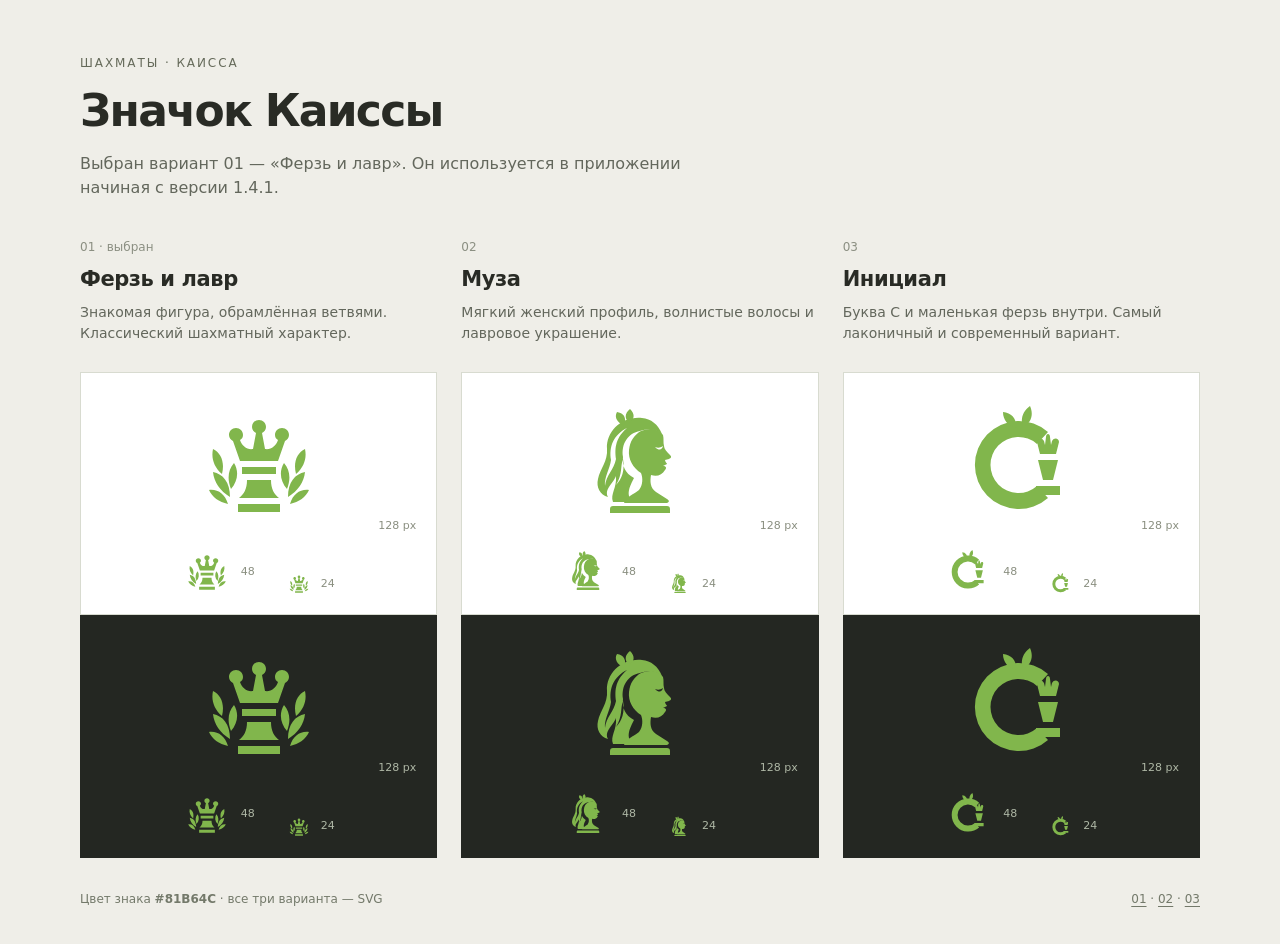
<file: docs/branding/preview.html>
<!doctype html>
<html lang="ru">
<head>
<meta charset="utf-8">
<meta name="viewport" content="width=device-width,initial-scale=1">
<title>Каисса — варианты знака</title>
<style>
*{box-sizing:border-box}body{margin:0;background:#efeee8;color:#292b25;font:16px/1.5 system-ui,-apple-system,"Segoe UI",sans-serif}main{max-width:1180px;margin:auto;padding:54px 30px 36px}header{margin-bottom:38px}.overline{font-size:12px;letter-spacing:.16em;text-transform:uppercase;color:#656a5a}h1{margin:6px 0 8px;font-size:44px;font-weight:550;letter-spacing:-.04em}header p{margin:0;max-width:650px;color:#63675c}.options{display:grid;grid-template-columns:repeat(3,minmax(0,1fr));gap:24px}article h2{font-size:21px;font-weight:550;letter-spacing:-.02em;margin:0 0 6px}article>p{margin:0 0 22px;color:#63675c;min-height:48px;font-size:14px}.number{color:#8b8f82;font-size:12px;margin-bottom:8px}.sample{padding:24px 20px 18px;border:1px solid #d8dbd0;background:#fff;min-height:238px}.sample+.sample{border-top:0}.dark{background:#242722;color:#e1e5da;border-color:#242722}.large{display:flex;align-items:center;justify-content:center;height:136px}.large img{width:128px;height:128px}.small{display:flex;gap:32px;justify-content:center;align-items:end;padding-top:14px}.size{display:flex;align-items:center;gap:10px;color:#8a8f80;font-size:11px;font-variant-numeric:tabular-nums}.small img{display:block}.large-label{text-align:right;font-size:11px;color:#8a8f80;margin-top:-15px}.dark .size,.dark .large-label{color:#aeb7a5}footer{margin-top:32px;font-size:12px;color:#73796a;display:flex;justify-content:space-between;gap:20px}a{color:inherit;text-underline-offset:3px}a:focus-visible{outline:2px solid #52772c;outline-offset:4px}@media(max-width:760px){main{padding:30px 20px}.options{grid-template-columns:1fr;gap:34px}h1{font-size:36px}article>p{min-height:0}footer{display:block}footer span{display:block;margin-top:6px}}
</style>
</head>
<body><main>
<header><div class="overline">Шахматы · Каисса</div><h1>Значок Каиссы</h1><p>Выбран вариант 01 — «Ферзь и лавр». Он используется в приложении начиная с версии 1.4.1.</p></header>
<section class="options" aria-label="Варианты логотипа">
<article><div class="number">01 · выбран</div><h2>Ферзь и лавр</h2><p>Знакомая фигура, обрамлённая ветвями. Классический шахматный характер.</p>
<div class="sample"><div class="large"><img src="caissa-01.svg" alt="Ферзь и лавр на светлом фоне"></div><div class="large-label">128 px</div><div class="small"><div class="size"><img src="caissa-01.svg" width="48" height="48" alt="">48</div><div class="size"><img src="caissa-01.svg" width="24" height="24" alt="">24</div></div></div>
<div class="sample dark"><div class="large"><img src="caissa-01.svg" alt="Ферзь и лавр на тёмном фоне"></div><div class="large-label">128 px</div><div class="small"><div class="size"><img src="caissa-01.svg" width="48" height="48" alt="">48</div><div class="size"><img src="caissa-01.svg" width="24" height="24" alt="">24</div></div></div></article>
<article><div class="number">02</div><h2>Муза</h2><p>Мягкий женский профиль, волнистые волосы и лавровое украшение.</p>
<div class="sample"><div class="large"><img src="caissa-02.svg" alt="Муза на светлом фоне"></div><div class="large-label">128 px</div><div class="small"><div class="size"><img src="caissa-02.svg" width="48" height="48" alt="">48</div><div class="size"><img src="caissa-02.svg" width="24" height="24" alt="">24</div></div></div>
<div class="sample dark"><div class="large"><img src="caissa-02.svg" alt="Муза на тёмном фоне"></div><div class="large-label">128 px</div><div class="small"><div class="size"><img src="caissa-02.svg" width="48" height="48" alt="">48</div><div class="size"><img src="caissa-02.svg" width="24" height="24" alt="">24</div></div></div></article>
<article><div class="number">03</div><h2>Инициал</h2><p>Буква C и маленькая ферзь внутри. Самый лаконичный и современный вариант.</p>
<div class="sample"><div class="large"><img src="caissa-03.svg" alt="Инициал на светлом фоне"></div><div class="large-label">128 px</div><div class="small"><div class="size"><img src="caissa-03.svg" width="48" height="48" alt="">48</div><div class="size"><img src="caissa-03.svg" width="24" height="24" alt="">24</div></div></div>
<div class="sample dark"><div class="large"><img src="caissa-03.svg" alt="Инициал на тёмном фоне"></div><div class="large-label">128 px</div><div class="small"><div class="size"><img src="caissa-03.svg" width="48" height="48" alt="">48</div><div class="size"><img src="caissa-03.svg" width="24" height="24" alt="">24</div></div></div></article>
</section>
<footer><span>Цвет знака <b>#81B64C</b> · все три варианта — SVG</span><span><a href="caissa-01.svg" download>01</a> · <a href="caissa-02.svg" download>02</a> · <a href="caissa-03.svg" download>03</a></span></footer>
</main></body></html>
</file>
